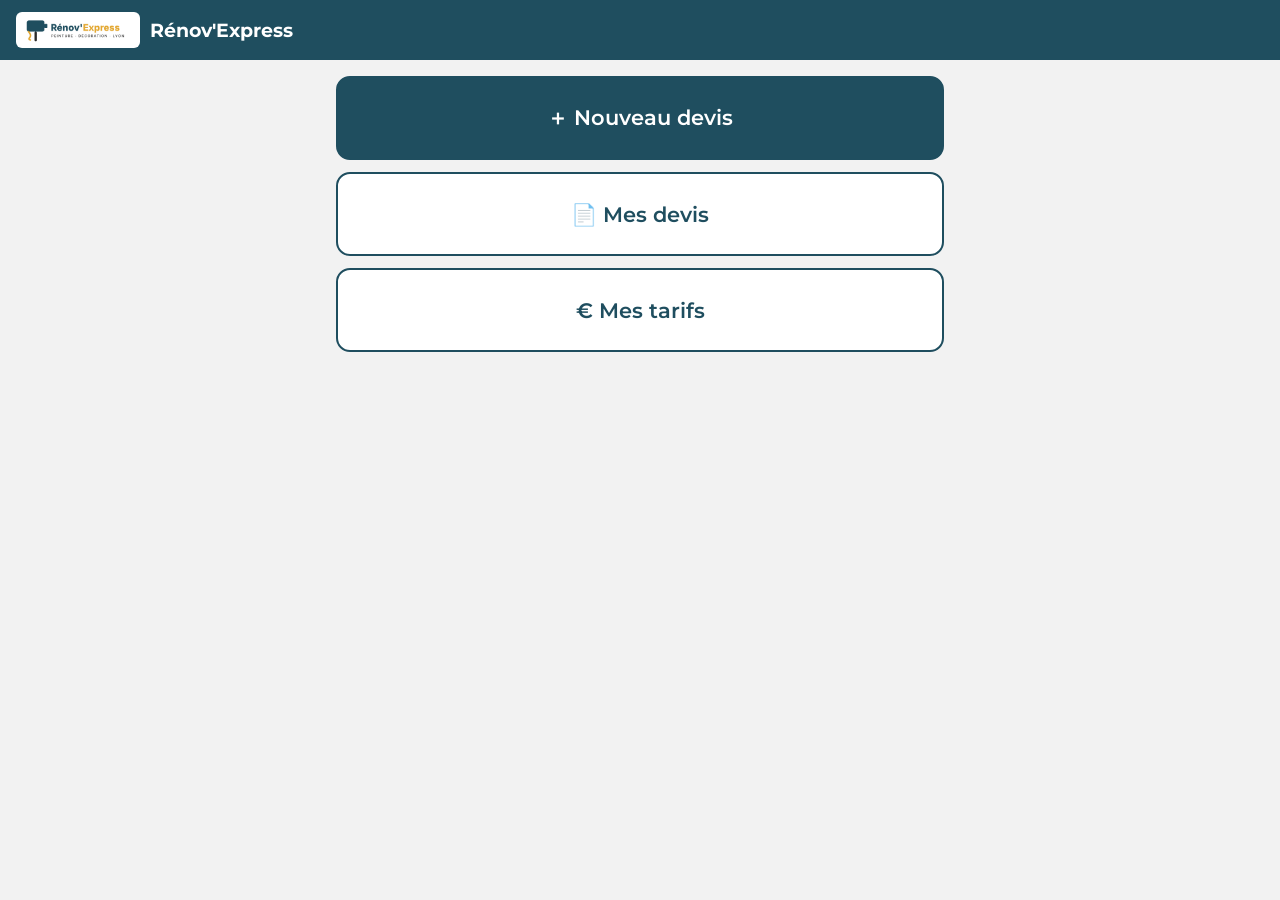
<file: index.html>
<!DOCTYPE html>
<html lang="fr">
<head>
<meta charset="utf-8">
<meta name="viewport" content="width=device-width, initial-scale=1, viewport-fit=cover">
<meta name="theme-color" content="#1F4E5F">
<meta name="apple-mobile-web-app-capable" content="yes">
<meta name="mobile-web-app-capable" content="yes">
<meta name="apple-mobile-web-app-status-bar-style" content="black-translucent">
<meta name="apple-mobile-web-app-title" content="Devis Rénov'">
<title>Rénov'Express – Devis</title>
<link rel="manifest" href="manifest.webmanifest">
<link rel="icon" href="icons/icon-192.png">
<link rel="apple-touch-icon" href="icons/apple-touch-icon.png">
<link rel="stylesheet" href="style.css">
</head>
<body>
<header class="topbar">
  <button id="btnBack" class="back hidden" aria-label="Retour">‹</button>
  <img src="logo.png" alt="Rénov'Express" class="toplogo" id="topLogo">
  <h1 id="title">Devis</h1>
</header>

<main>
  <!-- ACCUEIL -->
  <section id="v-home" class="view">
    <button class="big primary" data-go="new">＋ Nouveau devis</button>
    <button class="big" data-go="list">📄 Mes devis</button>
    <button class="big" data-go="tarifs">€ Mes tarifs</button>
    <p class="hint" id="homeHint"></p>
  </section>

  <!-- MES TARIFS -->
  <section id="v-tarifs" class="view hidden">
    <input type="search" id="tarifSearch" class="field" placeholder="Rechercher une prestation…">
    <div id="tarifList"></div>
    <button class="big" id="btnAddTarif">＋ Ajouter un tarif</button>
    <button class="link danger" id="btnResetTarifs">Remettre les tarifs d'origine</button>
  </section>

  <!-- ÉDITION D'UN TARIF -->
  <section id="v-tarif" class="view hidden">
    <label>Code<input id="t-code" class="field"></label>
    <label>Prestation<textarea id="t-label" class="field" rows="3"></textarea></label>
    <label>Unité<input id="t-unit" class="field" placeholder="m², ml, u, forfait…"></label>
    <label>Prix HT (€) <small>vide = sur devis</small><input id="t-price" class="field" inputmode="decimal"></label>
    <label>Remarque<textarea id="t-note" class="field" rows="2"></textarea></label>
    <button class="big primary" id="btnSaveTarif">Enregistrer</button>
    <button class="link danger" id="btnDelTarif">Supprimer ce tarif</button>
  </section>

  <!-- DEVIS -->
  <section id="v-devis" class="view hidden">
    <div class="numline"><span id="d-num"></span><span id="d-date"></span></div>
    <details open class="card">
      <summary>Client</summary>
      <label>Nom<input id="d-cname" class="field" autocomplete="name"></label>
      <label>Adresse<textarea id="d-caddr" class="field" rows="2"></textarea></label>
      <label>Email<input id="d-cmail" class="field" type="email" inputmode="email"></label>
      <label>Téléphone<input id="d-ctel" class="field" type="tel" inputmode="tel"></label>
    </details>
    <details open class="card">
      <summary>Chantier</summary>
      <label>Adresse du chantier<textarea id="d-site" class="field" rows="2" placeholder="Identique au client si vide"></textarea></label>
      <label>Objet<input id="d-obj" class="field" placeholder="Ex. : Peinture séjour et couloir"></label>
    </details>

    <h2>Prestations</h2>
    <div id="lines"></div>
    <button class="big" id="btnAddLine">＋ Ajouter une prestation</button>
    <button class="big ghost" id="btnAddFree">＋ Ligne libre</button>

    <div class="card">
      <div class="tva">
        <span>TVA</span>
        <button class="seg" data-tva="10">10 %</button>
        <button class="seg" data-tva="20">20 %</button>
      </div>
      <div class="tot"><span>Total HT</span><b id="t-ht"></b></div>
      <div class="tot"><span id="t-tvalabel">TVA</span><b id="t-tva"></b></div>
      <div class="tot ttc"><span>Total TTC</span><b id="t-ttc"></b></div>
      <div class="tot small"><span>Acompte 30 %</span><b id="t-acompte"></b></div>
    </div>

    <div class="share-destinations" aria-label="Envoyer le devis et choisir une destination">
      <button type="button" class="share-main" id="btnSend">Envoyer le devis</button>
      <div class="share-grid" aria-label="Destinations de partage du PDF">
        <button type="button" class="share-destination" id="btnWhatsApp" aria-label="Partager le PDF via WhatsApp">
          <span class="share-symbol share-wa" aria-hidden="true">☏</span>
          <span>WhatsApp</span>
        </button>
        <button type="button" class="share-destination" id="btnMail" aria-label="Partager le PDF via Mail">
          <span class="share-symbol share-mail" aria-hidden="true">✉</span>
          <span>Mail</span>
        </button>
        <button type="button" class="share-destination" id="btnOtherShare" aria-label="Autres destinations de partage">
          <span class="share-symbol share-other" aria-hidden="true">↗</span>
          <span>Autres</span>
        </button>
      </div>
      <p class="hint">Choisissez ensuite WhatsApp, Mail ou une autre application dans le menu iPhone.</p>
    </div>
    <button class="big" id="btnDownload">Télécharger le PDF</button>
    <button class="big ghost" id="btnSave">Enregistrer</button>
    <p class="hint">Le devis est enregistré automatiquement sur ce téléphone.</p>
  </section>

  <!-- CHOIX D'UNE PRESTATION -->
  <section id="v-pick" class="view hidden">
    <input type="search" id="pickSearch" class="field" placeholder="Rechercher…">
    <div id="pickList"></div>
  </section>

  <!-- MES DEVIS -->
  <section id="v-list" class="view hidden">
    <input type="search" id="listSearch" class="field" placeholder="Rechercher un client…">
    <div id="devisList"></div>
  </section>
</main>

<div id="toast" class="toast hidden"></div>

<script src="lib/jspdf.umd.min.js"></script>
<script src="lib/jspdf.plugin.autotable.min.js"></script>
<script src="data.js"></script>
<script src="calc.js"></script>
<script src="pdf.js"></script>
<script src="pdf-share.js"></script>
<script src="app.js"></script>
</body>
</html>
</file>
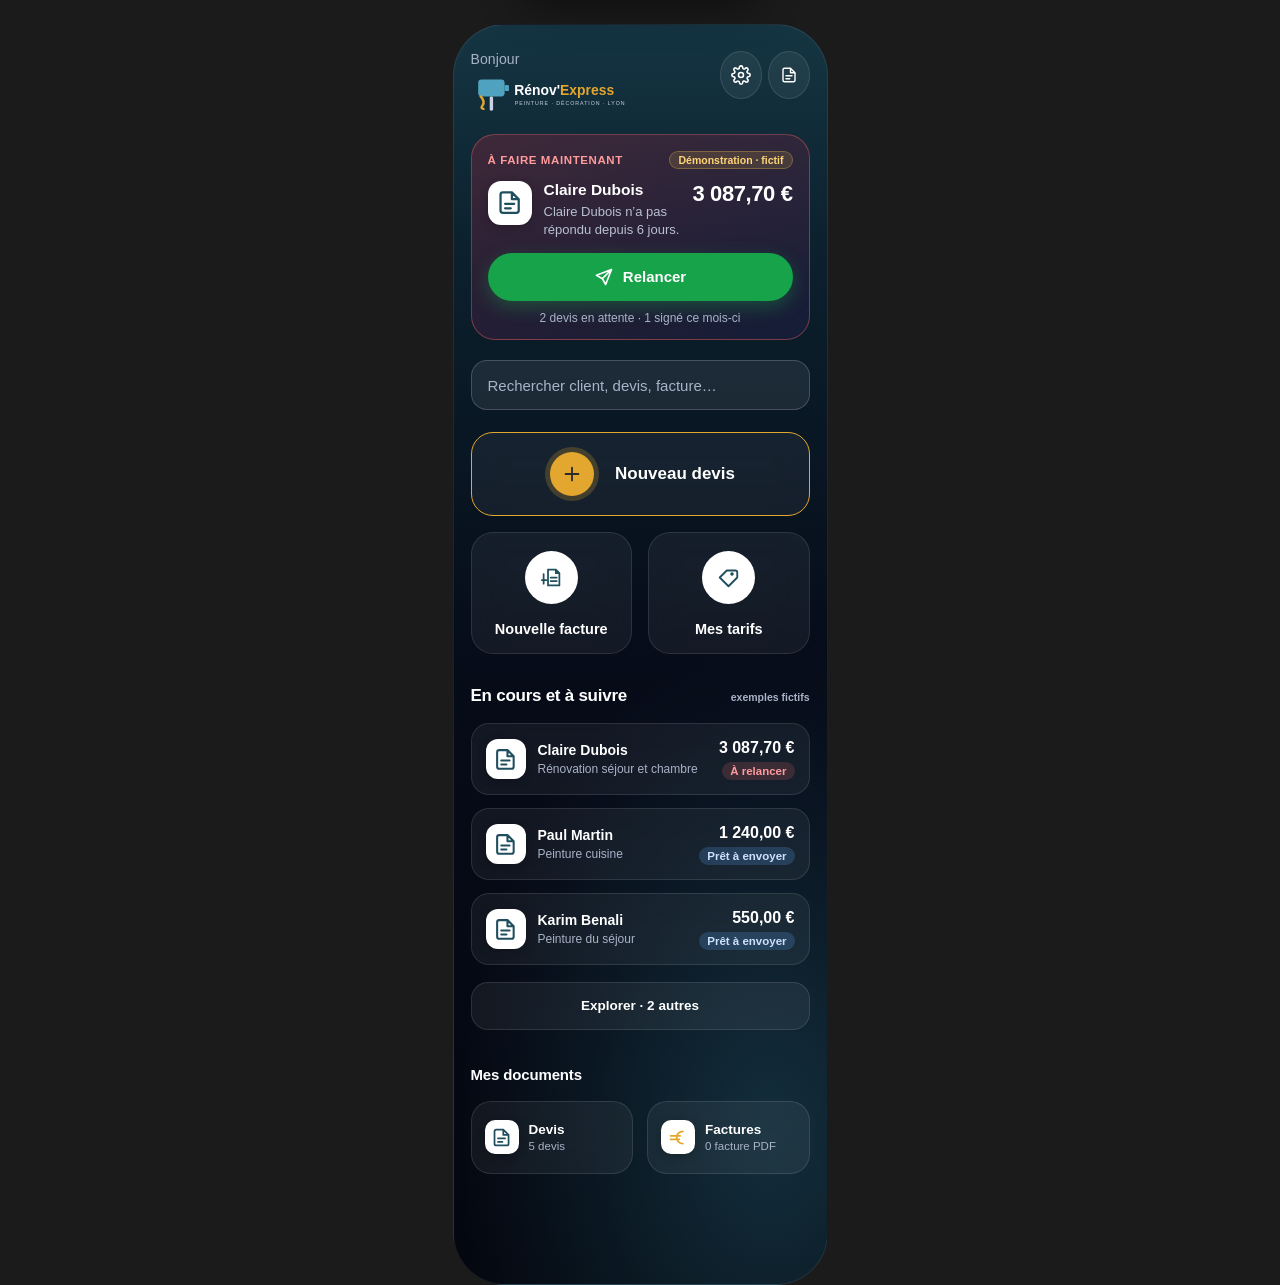
<file: v2/index.html>
<!doctype html><html lang="fr"><head><meta charset="utf-8"><meta name="viewport" content="width=device-width,initial-scale=1,viewport-fit=cover"><meta name="theme-color" content="#1F4E5F"><meta name="apple-mobile-web-app-capable" content="yes"><meta name="mobile-web-app-capable" content="yes"><meta name="apple-mobile-web-app-title" content="Rénov’Express"><link rel="manifest" href="manifest.webmanifest"><link rel="icon" href="icons/icon-192.png"><link rel="apple-touch-icon" href="icons/apple-touch-icon.png"><title>Rénov’Express · Devis</title><style>
  :root{
    --bg-top:#13265a; --bg-mid:#060b18; --bg-low:#04070f; --glow:#0d4a37;
    --ink:#ffffff; --muted:#a9b3c7; --muted2:#b9c1d1;
    --card:rgba(255,255,255,.055); --card-line:rgba(255,255,255,.11);
    --hero:rgba(44,72,140,.38); --hero-line:rgba(120,150,220,.28);
    --green:#5fe3a6; --mic:#1fa774; --mic-ring:rgba(31,167,116,.28);
    --amber:#f1c24a; --amber-bg:rgba(241,194,74,.16);
    --ok-bg:rgba(95,227,166,.15);
  }
  *{box-sizing:border-box;margin:0;padding:0}
  html,body{height:100%}
  html{background:#04070f}
  body{background:#04070f;color:var(--ink);font-family:-apple-system,BlinkMacSystemFont,"SF Pro Text","Inter","Segoe UI",Roboto,sans-serif;-webkit-font-smoothing:antialiased;display:flex;justify-content:center;align-items:flex-start;padding:0}
  .phone{position:relative;width:100%;min-height:100vh;min-height:100dvh;overflow:hidden;
    background:
      radial-gradient(120% 55% at 85% 88%, rgba(13,90,62,.55) 0%, rgba(13,74,55,.18) 45%, transparent 70%),
      linear-gradient(180deg,var(--bg-top) 0%, #0c1838 18%, var(--bg-mid) 52%, var(--bg-low) 100%);
    padding:calc(env(safe-area-inset-top) + 26px) calc(env(safe-area-inset-right) + 17px) calc(env(safe-area-inset-bottom) + 40px) calc(env(safe-area-inset-left) + 17px)}
  @media (min-width:500px){
    :root{--app-w:375px}
    html,body{background:#1b1b1b}
    body{padding:24px 0}
    .phone{max-width:375px;min-height:806px;border-radius:52px;border:1px solid rgba(255,255,255,.08)}
  }
  header{display:flex;justify-content:space-between;align-items:flex-start}
  .hello{font-size:14px;color:var(--muted);letter-spacing:.1px}
  .name{font-size:24px;font-weight:800;letter-spacing:-.2px;margin-top:3px}
  .bell{width:42px;height:42px;border-radius:50%;background:rgba(10,16,32,.55);border:1px solid rgba(255,255,255,.14);display:grid;place-items:center;color:#fff;cursor:pointer}
  .hero{margin-top:16px;border-radius:24px;padding:20px 18px 19px;background:linear-gradient(160deg,rgba(40,66,135,.55),rgba(22,36,78,.45));border:1px solid var(--hero-line);backdrop-filter:blur(18px);-webkit-backdrop-filter:blur(18px)}
  .hero .lbl{font-size:13px;color:var(--muted2)}
  .hero .amount{font-size:44px;font-weight:900;letter-spacing:-1px;line-height:1;margin:13px 0 15px}
  .hero .paid{font-size:13px;color:var(--muted2)}
  .hero .paid b{color:var(--green);font-weight:700}
  .hero.vedette{padding:16px 16px 14px;cursor:pointer}
  .hero.vedette.alerte{border-color:rgba(255,107,107,.38);background:linear-gradient(160deg,rgba(120,40,60,.45),rgba(30,30,70,.5))}
  .hv-t{display:flex;justify-content:space-between;align-items:center;gap:8px}
  .hv-t .lbl{font-size:11.5px;font-weight:800;letter-spacing:.6px;text-transform:uppercase;color:var(--green)}
  .hero.alerte .hv-t .lbl{color:#ff9b9b}
  .hv-t .demo{margin-top:0;font-size:10.5px;padding:2px 8px}
  .hv-d{display:flex;align-items:flex-start;gap:12px;margin-top:12px}
  .hv-d .bt{--sz:44px}
  .hv-m{flex:1;min-width:0}.hv-m b{display:block;font-size:15.5px;font-weight:800}
  .hv-m span{display:block;font-size:13px;color:var(--muted2);line-height:1.4;margin-top:4px}
  .hv-v{font-size:22px;font-weight:900;letter-spacing:-.4px;white-space:nowrap}
  .hv-go{margin-top:14px;height:46px}
  .hv-tot{margin-top:10px;font-size:12px;color:var(--muted);text-align:center}.hv-tot b{color:var(--green);font-weight:700}
  .actions{display:grid;grid-template-columns:1fr 1fr;gap:12px;margin-top:14px}
  .act{height:114px;border-radius:20px;background:var(--card);border:1px solid var(--card-line);display:flex;flex-direction:column;align-items:center;justify-content:center;gap:12px;color:#fff;font:inherit;font-size:14.5px;font-weight:700;cursor:pointer;backdrop-filter:blur(14px);-webkit-backdrop-filter:blur(14px)}
  .act:active{transform:scale(.98)}
  .mic{width:62px;height:62px;border-radius:50%;background:var(--mic-ring);display:grid;place-items:center;margin-top:-4px}
  .mic span{width:50px;height:50px;border-radius:50%;background:var(--mic);display:grid;place-items:center}
  .camw{width:62px;height:62px;display:grid;place-items:center;margin-top:-4px}
  .cam{width:53px;height:53px;border-radius:50%;background:#fff;display:grid;place-items:center;color:#0a0f1d}
  h2{font-size:15px;font-weight:700;margin:18px 0 10px}
  .list{display:flex;flex-direction:column;gap:9px}
  .row{display:flex;justify-content:space-between;align-items:center;min-height:66px;padding:11px 14px;border-radius:18px;background:var(--card);border:1px solid var(--card-line);backdrop-filter:blur(14px);-webkit-backdrop-filter:blur(14px)}
  .row .t{font-size:14px;font-weight:700}
  .row .s{font-size:12px;color:var(--muted);margin-top:4px}
  .row .r{text-align:right;flex-shrink:0;padding-left:8px}
  .row .v{font-size:16px;font-weight:800}
  .pill{display:inline-block;margin-top:5px;font-size:11.5px;font-weight:700;padding:3px 8px;border-radius:999px}
  .pill.wait{color:var(--amber);background:var(--amber-bg)}
  .pill.ok{color:var(--green);background:var(--ok-bg)}
  .row{cursor:pointer;gap:12px}
  .row .l{display:flex;align-items:center;gap:12px;min-width:0}
  .logo{width:38px;height:38px;border-radius:50%;flex-shrink:0;display:grid;place-items:center;font-weight:800;font-size:12px;letter-spacing:-.2px;color:#fff;box-shadow:inset 0 0 0 1px rgba(255,255,255,.12)}
  .bt{width:var(--sz,40px);height:var(--sz,40px);border-radius:calc(var(--sz,40px)*.3);background:#fff;display:grid;place-items:center;flex-shrink:0;box-shadow:0 2px 8px rgba(0,0,0,.25)}
  .bt svg{width:62%;height:62%}
  .bt.caf b{font:900 calc(var(--sz,40px)*.36)/1 -apple-system,"Inter",sans-serif;color:#0d4f9e;letter-spacing:-.5px}
  .bt.caf b i{font-style:normal;color:#e4007d}
  .services{display:grid;grid-template-columns:1fr 1fr;gap:9px}
  .svc{grid-column:span 1;display:flex;align-items:center;gap:10px;min-height:66px;padding:11px 12px;border-radius:18px;background:var(--card);border:1px solid var(--card-line);color:#fff;font:inherit;text-align:left;cursor:pointer;backdrop-filter:blur(14px);-webkit-backdrop-filter:blur(14px);min-width:0}
  .svc:active{transform:scale(.98)}
  .svc .bt{--sz:34px}
  .svc .tx{min-width:0;flex:1}
  .svc .n{display:block;font-size:13.5px;font-weight:700;white-space:nowrap;overflow:hidden;text-overflow:ellipsis}
  .svc .m{display:block;font-size:11.5px;color:var(--muted);margin-top:3px;white-space:nowrap;overflow:hidden;text-overflow:ellipsis}
  .svc.big{grid-column:1/-1;padding:11px 14px;gap:12px}
  .svc.big .bt{--sz:38px}
  .svc.big .n{font-size:14px}.svc.big .m{font-size:12px;white-space:normal}
  .stack{display:flex;flex-shrink:0}.stack .bt{--sz:30px;margin-right:-8px;border:2px solid #121a2e}.stack .bt:last-child{margin-right:0}
  .pill.late{color:#ff9b9b;background:rgba(255,107,107,.16)}
  .pill.watch{color:#9fc3ff;background:rgba(95,168,255,.13)}
  .pill.new{color:#06291c;background:var(--green)}
  .pill.ready{color:#cfe0ff;background:rgba(95,168,255,.2)}
  .view{display:block}
  .sheet-bg{position:fixed;inset:0;background:rgba(2,5,12,.55);opacity:0;pointer-events:none;transition:opacity .3s;z-index:20}
  .sheet-bg.on{opacity:1;pointer-events:auto}
  .sheet{position:fixed;left:50%;bottom:0;width:var(--app-w,100%);height:74vh;transform:translate(-50%,105%);z-index:21;display:flex;flex-direction:column;
    border-radius:28px 28px 0 0;border:1px solid rgba(255,255,255,.1);border-bottom:0;box-shadow:0 -20px 60px rgba(0,0,0,.5);
    background:radial-gradient(120% 50% at 85% 100%,rgba(13,90,62,.4),transparent 70%),linear-gradient(180deg,#14275a 0%,#0b1633 30%,#060b18 100%);
    transition:transform .38s cubic-bezier(.2,.9,.25,1),height .32s cubic-bezier(.2,.9,.25,1),border-radius .32s}
  .sheet.open{transform:translate(-50%,0)}
  .sheet.full{height:100vh;height:100dvh;border-radius:0}
  .grab{flex-shrink:0;display:grid;place-items:center;height:22px;cursor:grab;touch-action:none}
  .grab span{width:38px;height:5px;border-radius:3px;background:rgba(255,255,255,.3)}
  .sbody{flex:1;overflow-y:auto;-webkit-overflow-scrolling:touch;overscroll-behavior:contain;padding:4px 17px calc(env(safe-area-inset-bottom) + 28px)}
  .sheet.full .grab{height:calc(env(safe-area-inset-top) + 22px);align-items:end}
  body.lock{overflow:hidden}
  .sbody>.top{position:sticky;top:-4px;z-index:3;margin:0 -17px;padding:6px 17px 10px;background:rgba(12,24,56,.78);backdrop-filter:blur(18px);-webkit-backdrop-filter:blur(18px)}
  .top{display:flex;align-items:center;gap:12px}
  .back{width:42px;height:42px;border-radius:50%;background:rgba(10,16,32,.55);border:1px solid rgba(255,255,255,.14);color:#fff;display:grid;place-items:center;cursor:pointer;font:inherit}
  .top .bt{--sz:46px}
  .top .gl{width:46px;height:46px;border-radius:50%;display:grid;place-items:center;color:var(--a);background:color-mix(in srgb,var(--a) 16%,transparent);box-shadow:inset 0 0 0 1px color-mix(in srgb,var(--a) 40%,transparent)}
  .top .ttl{font-size:20px;font-weight:800}.top .sub{font-size:12.5px;color:var(--muted);margin-top:2px}
  .card{margin-top:12px;border-radius:20px;padding:16px;background:var(--card);border:1px solid var(--card-line)}
  .card.news{background:linear-gradient(160deg,rgba(31,167,116,.22),rgba(31,167,116,.06));border-color:rgba(95,227,166,.3)}
  .card.auto{background:linear-gradient(160deg,rgba(40,66,135,.55),rgba(22,36,78,.45));border-color:var(--hero-line)}
  .tag{display:inline-block;font-size:11px;font-weight:800;text-transform:uppercase;letter-spacing:.6px;color:var(--green);margin-bottom:6px}
  .card h3{font-size:15.5px;font-weight:800;line-height:1.3}
  .card p{font-size:13px;color:var(--muted2);margin-top:6px;line-height:1.45}
  .docs{list-style:none;margin-top:12px;display:flex;flex-direction:column;gap:8px}
  .docs li{display:flex;align-items:center;justify-content:space-between;gap:10px;padding:10px 12px;border-radius:14px;background:rgba(255,255,255,.06);font-size:13px}
  .docs li button{font:inherit;font-size:12px;font-weight:700;border:0;border-radius:999px;padding:6px 11px;background:#fff;color:#0a0f1d;cursor:pointer;flex-shrink:0}
  .docs li.done button{background:var(--ok-bg);color:var(--green)}
  .cta{margin-top:14px;width:100%;height:48px;border:0;border-radius:999px;background:var(--mic);color:#fff;font:inherit;font-size:15px;font-weight:800;cursor:pointer}
  .cta:disabled{opacity:.45}
  .fine{font-size:11.5px;color:var(--muted);margin-top:10px;text-align:center}
  .opt{display:flex;justify-content:space-between;align-items:center;gap:10px;padding:12px 0;border-top:1px solid rgba(255,255,255,.08);font-size:13.5px}
  .opt:first-of-type{border-top:0}
  .opt small{display:block;color:var(--muted);font-size:12px;margin-top:3px}
  .opt b{color:var(--green);font-size:13px;white-space:nowrap}
  .empty{font-size:13px;color:var(--muted)}
  /* ---- Démo des modes d'affichage ---- */
  .phone{padding-bottom:110px}
  .sheet.fit{height:auto;max-height:92vh;max-height:92dvh}
  .sheet.full{height:100vh;height:100dvh;max-height:none;border-radius:0}
  .hint{display:flex;gap:8px;align-items:flex-start;margin-top:12px;font-size:12.5px;color:#cfe0ff;background:rgba(95,168,255,.12);border:1px solid rgba(95,168,255,.25);border-radius:14px;padding:10px 12px;line-height:1.4}
  .hint b{color:#fff}
  .all{margin-top:12px;width:100%;height:42px;border-radius:999px;border:1px solid rgba(255,255,255,.16);background:rgba(255,255,255,.06);color:#fff;font:inherit;font-size:13.5px;font-weight:700;cursor:pointer}
  .morph{position:fixed;z-index:22;overflow:hidden;border:1px solid var(--card-line);border-radius:18px;
    background:radial-gradient(120% 50% at 85% 100%,rgba(13,90,62,.4),transparent 70%),linear-gradient(180deg,#14275a 0%,#0b1633 30%,#060b18 100%);
    transition:top .42s cubic-bezier(.2,.9,.25,1),left .42s cubic-bezier(.2,.9,.25,1),width .42s cubic-bezier(.2,.9,.25,1),height .42s cubic-bezier(.2,.9,.25,1),border-radius .42s}
  .morph.big{border-radius:0;border-color:transparent}
  .morph.half{border-radius:28px 28px 0 0;border-color:rgba(255,255,255,.1);box-shadow:0 -20px 60px rgba(0,0,0,.5)}
  .morph .grab{position:absolute;top:0;left:0;right:0;z-index:4}
  .mbody.half{padding:22px 17px 0}
  .mbody{padding-bottom:0}
  .mbody::after{content:"";display:block;height:calc(env(safe-area-inset-bottom) + 20px)}
  .mbody:has(.actbar)::after{display:none}
  .actbar{position:sticky;bottom:0;z-index:3;margin:14px -17px 0;padding:12px 17px calc(env(safe-area-inset-bottom) + 16px);background:linear-gradient(180deg,rgba(6,11,24,0),rgba(6,11,24,.92) 26%,#060b18)}
  .actbar .cta{margin-top:0}
  .actbar .all{margin-top:8px;height:38px;border:0;background:none;color:#9fc3ff}
  .morph.big{border-radius:28px 28px 0 0;border-color:rgba(255,255,255,.1)}
  .steps{list-style:none;margin-top:4px}
  .steps li{position:relative;padding:0 0 14px 26px;font-size:13.5px}
  .steps li:last-child{padding-bottom:0}
  .steps li::before{content:"";position:absolute;left:4px;top:3px;width:12px;height:12px;border-radius:50%;border:2px solid rgba(255,255,255,.3);box-sizing:border-box}
  .steps li.ok::before{background:var(--green);border-color:var(--green)}
  .steps li:not(:last-child)::after{content:"";position:absolute;left:9px;top:17px;bottom:2px;width:2px;background:rgba(255,255,255,.12)}
  .steps li.ok:not(:last-child)::after{background:rgba(95,227,166,.5)}
  .steps small{display:block;color:var(--muted);font-size:12px;margin-top:2px}
  .big-amt{font-size:34px;font-weight:900;letter-spacing:-.8px;margin-top:4px}
  .big-amt.ok{color:var(--green)}
  .cd{margin-top:12px;border-radius:16px;padding:12px 14px;background:rgba(255,255,255,.05);border:1px solid var(--card-line)}
  .cd .l1{display:flex;justify-content:space-between;align-items:baseline;font-size:13px;color:var(--muted2)}
  .cd .l1 b{font-size:18px;color:#fff}
  .bar{height:6px;border-radius:3px;background:rgba(255,255,255,.1);margin-top:9px;overflow:hidden}
  .bar i{display:block;height:100%;border-radius:3px;background:linear-gradient(90deg,var(--green),#9fe8c4)}
  .cd.late{background:rgba(255,107,107,.1);border-color:rgba(255,107,107,.3)}
  .cd.late .l1 b{color:#ff9b9b}.cd.late .bar i{background:#ff7b7b}
  .lettre{margin-top:12px;border-radius:16px;background:rgba(255,255,255,.04);border:1px solid var(--card-line)}
  .lettre summary{list-style:none;cursor:pointer;padding:12px 14px;font-size:13.5px;font-weight:700;color:#9fc3ff}
  .lettre summary::-webkit-details-marker{display:none}
  .lettre div{padding:0 14px 14px;font-size:12.5px;line-height:1.55;color:var(--muted2);white-space:pre-line}
  .kv{display:grid;grid-template-columns:1fr 1fr;gap:8px;margin-top:12px}
  .kv div{border-radius:14px;padding:10px 12px;background:rgba(255,255,255,.05)}
  .kv small{display:block;font-size:11px;color:var(--muted);text-transform:uppercase;letter-spacing:.4px}
  .kv b{display:block;font-size:14px;margin-top:3px}
  .spin{width:46px;height:46px;border-radius:50%;border:3px solid rgba(255,255,255,.15);border-top-color:var(--green);animation:sp 1s linear infinite;margin:18px auto 10px}
  @keyframes sp{to{transform:rotate(360deg)}}
  .chxs{display:flex;flex-direction:column;gap:8px;margin-top:12px}
  .chx{display:flex;justify-content:space-between;align-items:center;gap:10px;width:100%;min-height:48px;padding:0 14px;border-radius:14px;border:1px solid rgba(255,255,255,.14);background:rgba(255,255,255,.07);color:#fff;font:inherit;font-size:14.5px;font-weight:700;text-align:left;cursor:pointer}
  .chx:active{transform:scale(.98);background:rgba(255,255,255,.12)}
  .chx svg{flex-shrink:0;color:rgba(255,255,255,.45)}
  .docs li .aide{background:none;color:#9fc3ff;padding:6px 0 0;flex-basis:100%;text-align:left}
  .docs li .aide:empty{display:none}
  .aidetx{flex-basis:100%;color:#cfe0ff;font-size:12px;line-height:1.45;margin-top:6px}
  .pin{margin-top:8px;height:42px;border-radius:12px;border:1px solid var(--card-line);background:rgba(255,255,255,.06);color:#fff;font:inherit;font-size:14px;padding:0 12px}
  .demo{display:inline-block;margin-top:8px;font-size:11.5px;font-weight:700;color:#ffd57a;background:rgba(241,194,74,.14);border:1px solid rgba(241,194,74,.3);border-radius:999px;padding:3px 9px}
  .h2d{display:flex;align-items:baseline;gap:8px}.h2d h2{margin-right:0}.h2d .ex{font-size:11.5px;font-weight:600;color:var(--muted)}
  .pmsg{flex-basis:100%;font-size:12px;line-height:1.45;margin-top:6px;color:var(--muted2)}
  .pmsg.refuse{color:#ff9b9b}.pmsg.a_confirmer{color:#ffd57a}
  .pbt{flex-basis:100%;margin-top:6px}.pbt button{background:rgba(255,255,255,.12)!important;color:#fff!important}
  .exf{flex-basis:100%;margin:8px 0 0;cursor:zoom-in}.exf svg{display:block;width:100%;height:auto;border-radius:10px}
  .exf figcaption{font-size:11.5px;color:var(--muted2);line-height:1.45;margin-top:6px}
  .exf.grand{position:fixed;inset:0;z-index:40;margin:0;padding:calc(env(safe-area-inset-top) + 24px) 12px 24px;background:rgba(2,5,12,.94);display:flex;flex-direction:column;justify-content:center;cursor:zoom-out}
  .exf.grand figcaption{font-size:13px;color:#dfe6f3}
  /* actions des fenêtres de dossier — limitées aux fenêtres pour ne pas toucher la rangée « Parler à l’IA / Scanner » de l’accueil */
  .mbody .actions,.sbody .actions{margin-top:14px;display:flex;flex-direction:column;gap:6px}
  #resume .cta{margin-top:12px}
  .ctx{padding:10px 14px}.kvl{display:flex;justify-content:space-between;align-items:center;gap:10px;padding:6px 0}
  .kvl+.kvl{border-top:1px solid rgba(255,255,255,.08)}
  .kvl small{display:block;font-size:11px;color:var(--muted);text-transform:uppercase;letter-spacing:.4px}.kvl b{display:block;font-size:13.5px;margin-top:2px}
  .lien{background:none;border:0;color:#9fc3ff;font:inherit;font-size:13px;font-weight:700;cursor:pointer;flex-shrink:0}
  .aides{flex-basis:100%;display:flex;gap:14px;flex-wrap:wrap}.aides .aide{flex-basis:auto!important}
  .opt2{margin-top:12px}.opt2 summary{cursor:pointer;font-size:13px;font-weight:700;color:var(--muted2);list-style:none}
  .opt2 summary::-webkit-details-marker{display:none}
  .trj{padding:6px 0}.trj small{display:block;font-size:11px;color:var(--muted);text-transform:uppercase;letter-spacing:.4px}.trj .fld{grid-template-columns:1fr 1fr;margin-top:6px}.trj .fld input:last-child{grid-column:1/-1}
  .frise{list-style:none;display:flex;flex-wrap:wrap;gap:4px;margin:12px 0 0;padding:0}
  .frise li{font-size:10.5px;font-weight:700;color:var(--muted);background:rgba(255,255,255,.05);border-radius:999px;padding:3px 8px}
  .frise li.ok{color:#bfeedd;background:rgba(95,227,166,.12)}.frise li.cur{color:#06291c;background:var(--green)}
  .explorer{margin-top:4px;height:40px}
  .maj{font-size:11.5px;color:var(--muted);margin-top:8px;text-align:center}
  .horsligne{margin:14px 0 -6px;padding:9px 12px;border-radius:14px;font-size:12.5px;color:#ffd57a;background:rgba(241,194,74,.12);border:1px solid rgba(241,194,74,.3)}
  .center{text-align:center;color:var(--muted2);font-size:13.5px}
  .fld{display:grid;grid-template-columns:1fr 1fr;gap:8px;margin-top:12px}
  .fld input{width:100%;height:44px;border-radius:12px;border:1px solid var(--card-line);background:rgba(255,255,255,.06);color:#fff;font:inherit;font-size:14px;padding:0 12px}
  .fld input::placeholder{color:#7f8aa3}
  .micbig{width:74px;height:74px;border-radius:50%;margin:14px auto 8px;display:grid;place-items:center;background:var(--mic-ring)}
  .micbig span{width:56px;height:56px;border-radius:50%;background:var(--mic);display:grid;place-items:center}
  .micbig.on{animation:pulse 1.4s ease-in-out infinite}
  @keyframes pulse{50%{box-shadow:0 0 0 14px rgba(31,167,116,.12)}}
  .bulle{margin-top:10px;padding:10px 13px;border-radius:16px;font-size:13.5px;line-height:1.45;max-width:88%}
  .bulle.moi{margin-left:auto;background:#fff;color:#0a0f1d;border-bottom-right-radius:5px}
  .bulle.ia{background:rgba(255,255,255,.07);border:1px solid var(--card-line);border-bottom-left-radius:5px}
  .chips{display:flex;flex-wrap:wrap;gap:6px;margin-top:12px}
  .chips button{border:1px solid var(--card-line);background:rgba(255,255,255,.06);color:#fff;font:inherit;font-size:12.5px;font-weight:600;border-radius:999px;padding:7px 11px;cursor:pointer}
  .ask{display:flex;gap:8px;margin-top:4px}
  .ask input{flex:1;height:46px;border-radius:999px;border:1px solid var(--card-line);background:rgba(255,255,255,.07);color:#fff;font:inherit;font-size:14px;padding:0 16px}
  .ask button{width:46px;height:46px;border-radius:50%;border:0;background:var(--mic);color:#fff;display:grid;place-items:center;cursor:pointer}
  .mbody.half>.top{position:static}
  .mbody:not(.half)>.top{position:sticky;top:-18px;z-index:3;margin:0 -17px;padding:6px 17px 10px;background:rgba(12,24,56,.78);backdrop-filter:blur(18px);-webkit-backdrop-filter:blur(18px)}
  .mbody{height:100%;overflow-y:auto;padding:calc(env(safe-area-inset-top) + 18px) 17px 40px;opacity:0;transform:translateY(8px);transition:opacity .25s,transform .25s}
  .mbody.on{opacity:1;transform:none}
  .fold{display:grid;grid-template-rows:0fr;transition:grid-template-rows .35s cubic-bezier(.2,.9,.25,1),margin .35s;grid-column:1/-1;margin-top:-9px}
  .fold.on{grid-template-rows:1fr;margin-top:0}
  .fold>div{overflow:hidden}
  .fold .in{margin-top:-4px;border-radius:0 0 18px 18px;border:1px solid var(--card-line);border-top:0;background:rgba(255,255,255,.035);padding:6px 14px 14px}
  .row.opened,.svc.opened{border-bottom-left-radius:6px;border-bottom-right-radius:6px;background:rgba(255,255,255,.08)}
  .fold .docs{margin-top:8px}.fold .cta{margin-top:10px;height:44px}.fold .all{height:38px;margin-top:8px}
  .fold .opt:first-of-type{border-top:0}
  .island{position:fixed;top:calc(env(safe-area-inset-top) + 8px);left:50%;transform:translate(-50%,-140%);z-index:25;width:236px;min-height:38px;border-radius:22px;background:#000;color:#fff;box-shadow:0 10px 40px rgba(0,0,0,.6);
    transition:transform .45s cubic-bezier(.2,1.2,.3,1),width .4s cubic-bezier(.2,1,.3,1),border-radius .4s,padding .4s;padding:5px 12px 5px 6px;cursor:pointer;overflow:hidden}
  .island.show{transform:translate(-50%,0)}
  .island.big{width:min(calc(100% - 16px),359px);border-radius:30px;padding:14px;cursor:default}
  .island .mini{display:flex;align-items:center;gap:8px;font-size:12.5px;font-weight:700;white-space:nowrap}
  .island .mini .bt{--sz:26px;border-radius:50%}
  .island .mini .v{margin-left:auto;color:var(--green)}
  .island .mini .tx{overflow:hidden;text-overflow:ellipsis}
  .island .more{display:none}
  .island.big .mini{font-size:14px}.island.big .mini .bt{--sz:34px}
  .island.big .more{display:block}
  .island p{font-size:13.5px;color:#d5dbe7;line-height:1.45;margin:10px 2px 12px}
  .island .bts{display:flex;gap:8px}
  .island .bts button{flex:1;height:42px;border-radius:999px;border:0;font:inherit;font-size:13.5px;font-weight:800;cursor:pointer}
  .island .go{background:var(--mic);color:#fff}.island .no{background:rgba(255,255,255,.12);color:#fff}
  .island .lnk{display:block;margin:10px auto 0;background:none;border:0;color:#9fc3ff;font:inherit;font-size:12.5px;font-weight:700;cursor:pointer}
  .modes{position:fixed;left:50%;bottom:calc(env(safe-area-inset-bottom) + 14px);transform:translateX(-50%);z-index:19;display:flex;gap:2px;padding:4px;border-radius:999px;background:rgba(20,26,42,.82);border:1px solid rgba(255,255,255,.14);backdrop-filter:blur(20px);-webkit-backdrop-filter:blur(20px);box-shadow:0 10px 30px rgba(0,0,0,.45)}
  .modes[hidden]{display:none}
  .modes button{border:0;background:none;color:#aeb7c9;font:inherit;font-size:12px;font-weight:700;padding:8px 11px;border-radius:999px;cursor:pointer;white-space:nowrap}
  .modes button.on{background:#fff;color:#0a0f1d}
  .modes .lb{font-size:10px;font-weight:800;color:#7f8aa3;text-transform:uppercase;letter-spacing:.6px;align-self:center;padding:0 6px 0 8px}
</style><link rel="stylesheet" href="home-search.css"><link rel="stylesheet" href="context-progress.css"><link rel="stylesheet" href="sheet-ux.css"><link rel="stylesheet" href="forms.css"><link rel="stylesheet" href="appearance.css"><script src="appearance.js"></script></head><body>
<main class="phone"><div class="view on" id="home">
<header><div><div class="hello">Bonjour</div><div class="name"><img src="logo.svg" width="168" height="48" alt="Rénov’Express" style="display:block;object-fit:contain;border-radius:4px"></div></div><div class="header-actions"><button class="bell" id="appearance" aria-label="Réglages" title="Réglages"><svg width="20" height="20" viewBox="0 0 24 24" fill="none" stroke="currentColor" stroke-width="1.9" stroke-linecap="round" stroke-linejoin="round"><circle cx="12" cy="12" r="3"/><path d="M19.4 15a1.7 1.7 0 0 0 .3 1.8l.1.1a2 2 0 1 1-2.8 2.8l-.1-.1a1.7 1.7 0 0 0-1.8-.3 1.7 1.7 0 0 0-1 1.5V21a2 2 0 1 1-4 0v-.1a1.7 1.7 0 0 0-1.1-1.5 1.7 1.7 0 0 0-1.8.3l-.1.1a2 2 0 1 1-2.8-2.8l.1-.1a1.7 1.7 0 0 0 .3-1.8 1.7 1.7 0 0 0-1.5-1H3a2 2 0 1 1 0-4h.1a1.7 1.7 0 0 0 1.5-1.1 1.7 1.7 0 0 0-.3-1.8l-.1-.1a2 2 0 1 1 2.8-2.8l.1.1a1.7 1.7 0 0 0 1.8.3H9a1.7 1.7 0 0 0 1-1.5V3a2 2 0 1 1 4 0v.1a1.7 1.7 0 0 0 1 1.5 1.7 1.7 0 0 0 1.8-.3l.1-.1a2 2 0 1 1 2.8 2.8l-.1.1a1.7 1.7 0 0 0-.3 1.8V9a1.7 1.7 0 0 0 1.5 1H21a2 2 0 1 1 0 4h-.1a1.7 1.7 0 0 0-1.5 1Z"/></svg></button><button class="bell" id="history" aria-label="Historique des documents"><svg width="18" height="18" viewBox="0 0 24 24" fill="none" stroke="currentColor" stroke-width="1.9" stroke-linecap="round" stroke-linejoin="round"><path d="M14 3H6a2 2 0 0 0-2 2v14a2 2 0 0 0 2 2h12a2 2 0 0 0 2-2V9ZM14 3v6h6M8 13h8M8 17h5"/></svg></button></div></header>
<section class="hero" id="hero"></section>
<section class="global-search" aria-label="Recherche rapide"><label for="globalSearch" class="sr-only">Rechercher devis, factures ou clients</label><input type="search" id="globalSearch" autocomplete="off" placeholder="Rechercher client, devis, facture…" aria-controls="gains" aria-label="Rechercher les dossiers"><button id="clearGlobalSearch" type="button" aria-label="Effacer la recherche" hidden>✕</button></section>
<section class="actions"><button class="act" id="newQuote"><span class="mic"><span><svg width="22" height="22" viewBox="0 0 24 24" fill="none" stroke="#fff" stroke-width="2" stroke-linecap="round"><path d="M12 5v14M5 12h14"/></svg></span></span>Nouveau devis</button><button class="act" id="newInvoice" type="button"><span class="camw"><span class="cam"><svg width="21" height="21" viewBox="0 0 24 24" fill="none" stroke="currentColor" stroke-width="2" stroke-linecap="round" stroke-linejoin="round"><path d="M8 3h9l4 4v14H8zM17 3v4h4M11 12h7M11 16h7M3 8v11M1 15h5"/></svg></span></span>Nouvelle facture</button><button class="act" id="tarifs"><span class="camw"><span class="cam"><svg width="21" height="21" viewBox="0 0 24 24" fill="none" stroke="currentColor" stroke-width="2.1" stroke-linejoin="round"><path d="M20 4H10l-8 8 10 10 10-10V6a2 2 0 0 0-2-2Z"/><circle cx="16" cy="8" r="1"/></svg></span></span>Mes tarifs</button></section>
<div class="horsligne" id="horsligne" role="status" hidden>Hors connexion : devis et PDF disponibles sur l’appareil. Les envois nécessitent une connexion.</div>
<div class="h2d"><div class="h2d-heading"><h2>En cours et à suivre</h2><span class="ex" id="exampleLabel"></span></div></div><section class="list" id="gains"></section><div id="quoteExplorer"></div>
<h2>Mes documents</h2><section class="services" id="documents">
<button class="svc" id="quotesArchive" data-history="quotes"><span class="bt"><svg viewBox="0 0 24 24" fill="none" stroke="#7c3aed" stroke-width="2" stroke-linecap="round" stroke-linejoin="round"><path d="M14 3H6a2 2 0 0 0-2 2v14a2 2 0 0 0 2 2h12a2 2 0 0 0 2-2V9ZM14 3v6h6M8 13h8M8 17h5"/></svg></span><span class="tx"><span class="n">Devis</span><span class="m" id="quotesCount"></span></span></button>
<button class="svc" id="invoicesArchive" data-history="invoices"><span class="bt"><svg viewBox="0 0 24 24" fill="none" stroke="#d97706" stroke-width="2" stroke-linecap="round" stroke-linejoin="round"><path d="M18 5a7 7 0 1 0 0 14M4 10h11M4 14h10"/></svg></span><span class="tx"><span class="n">Factures</span><span class="m" id="invoicesCount"></span></span></button>
</section>
</div><div class="sheet-bg" id="sbg"></div><section class="morph" id="sheet" role="dialog" aria-modal="true" aria-label="Fiche de devis" hidden inert><div class="grab" id="grab" title="Agrandir"><span></span></div><div class="mbody half" id="service"></div></section></main>
<div class="island" id="island" role="status"></div>
<script src="lib/jspdf.umd.min.js"></script><script src="lib/jspdf.plugin.autotable.min.js"></script><script src="config.js"></script><script src="data.js"></script><script src="calc.js"></script><script src="pdf.js"></script><script src="pdf-share.js"></script><script src="workflow.js"></script><script src="context-flow.js"></script><script src="storage-tools.js"></script><script src="invoice.js"></script><script src="branding.js"></script><script src="app.js"></script></body></html>
</file>
<file: style.css>
@font-face{font-family:Montserrat;font-weight:400;font-display:swap;src:url(fonts/montserrat-latin-400-normal.woff2) format("woff2")}
@font-face{font-family:Montserrat;font-weight:600;font-display:swap;src:url(fonts/montserrat-latin-600-normal.woff2) format("woff2")}
@font-face{font-family:Montserrat;font-weight:700;font-display:swap;src:url(fonts/montserrat-latin-700-normal.woff2) format("woff2")}
:root{--petrole:#1F4E5F;--ocre:#E3A72F;--gris:#F2F2F2;--anthra:#2B2B2B;--rouge:#B3261E}
*{box-sizing:border-box;-webkit-tap-highlight-color:transparent}
html,body{margin:0;background:var(--gris);color:var(--anthra);font-family:Montserrat,-apple-system,"Segoe UI",Roboto,sans-serif;font-size:17px}
.hidden{display:none!important}
.topbar{position:sticky;top:0;z-index:5;display:flex;align-items:center;gap:10px;background:var(--petrole);color:#fff;padding:calc(env(safe-area-inset-top) + 10px) 16px 10px;min-height:60px}
.topbar h1{font-size:19px;margin:0;font-weight:700;flex:1}
.toplogo{height:36px;background:#fff;border-radius:6px;padding:2px 6px}
.back{background:none;border:0;color:#fff;font-size:40px;line-height:1;padding:0 10px 4px 0;cursor:pointer}
main{max-width:640px;margin:0 auto;padding:16px 16px calc(env(safe-area-inset-bottom) + 40px)}
h2{font-size:18px;margin:22px 0 10px;color:var(--petrole)}
.big{display:block;width:100%;min-height:58px;margin:0 0 12px;border-radius:14px;border:2px solid var(--petrole);background:#fff;color:var(--petrole);font:600 18px Montserrat,sans-serif;cursor:pointer;padding:12px}
.big.primary{background:var(--petrole);color:#fff}
.big.ghost{border-style:dashed;background:transparent}
.big:active{transform:scale(.98)}
#v-home .big{min-height:84px;font-size:21px}
.link{display:block;margin:18px auto;background:none;border:0;color:var(--petrole);font:600 15px Montserrat,sans-serif;text-decoration:underline;cursor:pointer;padding:10px}
.danger{color:var(--rouge)}
.field{display:block;width:100%;margin-top:6px;padding:13px 12px;font:16px Montserrat,sans-serif;border:1px solid #c9c9c9;border-radius:10px;background:#fff;color:var(--anthra)}
textarea.field{resize:vertical}
.field:focus{outline:3px solid var(--ocre);border-color:var(--ocre)}
label{display:block;font-weight:600;font-size:15px;margin:0 0 14px}
label small{font-weight:400;color:#777}
.card{background:#fff;border-radius:14px;padding:14px;margin:0 0 14px;box-shadow:0 1px 3px rgba(0,0,0,.08)}
details.card summary{font-weight:700;color:var(--petrole);font-size:17px;padding:4px 0 10px;cursor:pointer}
.numline{display:flex;justify-content:space-between;font-weight:700;color:var(--petrole);margin-bottom:12px}
.row{display:flex;align-items:center;gap:10px;background:#fff;border-radius:12px;padding:14px;margin-bottom:10px;box-shadow:0 1px 2px rgba(0,0,0,.07);cursor:pointer}
.row .main{flex:1;min-width:0}
.row .t{font-weight:600}
.row .s{font-size:14px;color:#666;margin-top:3px}
.row .p{font-weight:700;color:var(--petrole);white-space:nowrap}
.code{display:inline-block;background:var(--gris);border-radius:6px;padding:1px 6px;font-size:13px;margin-right:6px;color:var(--petrole);font-weight:700}
.cat{font-size:14px;font-weight:700;text-transform:uppercase;color:var(--petrole);margin:18px 0 8px}
.line{background:#fff;border-radius:14px;padding:12px;margin-bottom:12px;border-left:6px solid var(--petrole)}
.line textarea{font-weight:600}
.line .grid{display:grid;grid-template-columns:1fr 1fr 1fr;gap:8px;margin-top:8px}
.line .grid label{font-size:13px;margin:0}
.line .foot{display:flex;justify-content:space-between;align-items:center;margin-top:10px}
.line .lt{font-weight:700;font-size:17px}
.line .del{background:none;border:0;color:var(--rouge);font:600 15px Montserrat,sans-serif;padding:8px;cursor:pointer}
.line.warn{border-left-color:var(--ocre)}
.line .need{color:#9a6b00;font-size:13px;font-weight:600;margin-top:6px}
.tva{display:flex;align-items:center;gap:10px;margin-bottom:12px;font-weight:700}
.tva span{flex:1}
.seg{min-width:84px;min-height:48px;border-radius:10px;border:2px solid var(--petrole);background:#fff;color:var(--petrole);font:700 17px Montserrat,sans-serif;cursor:pointer}
.seg.on{background:var(--petrole);color:#fff}
.tot{display:flex;justify-content:space-between;padding:7px 0;font-size:17px}
.tot.ttc{background:var(--ocre);color:var(--anthra);border-radius:8px;padding:12px;margin-top:6px;font-size:20px;font-weight:700}
.tot.small{font-size:14px;color:#666}
.hint{text-align:center;color:#777;font-size:14px}
.actions{display:flex;gap:6px;margin-top:10px;flex-wrap:wrap}
.actions button{flex:1;min-height:46px;border-radius:10px;border:1px solid var(--petrole);background:#fff;color:var(--petrole);font:600 14px Montserrat,sans-serif;cursor:pointer}
.toast{position:fixed;left:50%;bottom:calc(env(safe-area-inset-bottom) + 24px);transform:translateX(-50%);background:var(--anthra);color:#fff;padding:14px 20px;border-radius:12px;font-weight:600;z-index:10;max-width:90%;text-align:center}
.empty{text-align:center;color:#888;padding:30px 0}

/* Destinations de partage : les icônes ouvrent la même feuille native PDF. */
.share-destinations{background:#fff;border-radius:14px;padding:14px;margin:0 0 14px;box-shadow:0 1px 3px rgba(0,0,0,.08)}
.share-heading{font-size:15px;font-weight:700;color:var(--petrole);margin:2px 0 12px}
.share-grid{display:grid;grid-template-columns:repeat(3,minmax(0,1fr));gap:10px}
.share-destination{display:flex;flex-direction:column;align-items:center;justify-content:center;gap:7px;min-height:102px;border:1px solid #ccd8dd;background:#fff;color:var(--petrole);border-radius:12px;font:600 13px Montserrat,sans-serif;cursor:pointer;min-width:0}
.share-destination:active{transform:scale(.98)}
.share-destination:focus-visible{outline:3px solid var(--ocre)}
.share-symbol{display:grid;place-items:center;width:46px;height:46px;border-radius:13px;font-family:Arial,sans-serif;font-weight:700;font-size:27px;line-height:1}
.share-wa{background:#25d366;color:white;border-radius:50%}
.share-mail{background:#e9f2ff;color:#1467b3}
.share-other{background:#eef1f3;color:var(--petrole)}
.share-destinations .hint{margin:12px 0 0;font-size:12px}

/* Un seul encadré : intitulé en haut, destinations en bas. */
.share-destinations{background:var(--petrole);color:#fff;padding:10px 12px 12px}
.share-main{display:block;width:100%;min-height:48px;border:0;background:transparent;color:#fff;font:700 18px Montserrat,sans-serif;cursor:pointer}
.share-main:focus-visible{outline:3px solid var(--ocre);border-radius:8px}
.share-grid{gap:8px}
.share-destination{min-height:84px;background:#fff;border:0}
.share-symbol{width:38px;height:38px;font-size:23px}
.share-destinations .hint{color:#e7eef0}
</file>
<file: v2/home-search.css>
/* Recherche non intrusive : préserve l'ordre visuel de l'accueil existant. */
.global-search{position:relative;margin:13px 0 0;display:flex;align-items:center}
.global-search input{width:100%;min-height:50px;border-radius:16px;padding:12px 44px 12px 16px;background:rgba(255,255,255,.075);color:var(--ink,#fff);border:1px solid rgba(255,255,255,.18);font:inherit;font-size:15px;outline:none}
.global-search input::placeholder{color:var(--muted,#b9c1d1);opacity:1}
.global-search input:focus-visible{outline:2px solid var(--green,#5fe3a6);outline-offset:2px}
.global-search button{position:absolute;right:9px;top:50%;transform:translateY(-50%);height:36px;min-width:36px;border:0;border-radius:10px;background:rgba(255,255,255,.13);color:inherit;font-size:17px;cursor:pointer}
.global-search button[hidden]{display:none}
.sr-only{position:absolute!important;width:1px;height:1px;padding:0;margin:-1px;overflow:hidden;clip:rect(0,0,0,0);white-space:nowrap;border:0}
.actions .act,.svc,.cta,.all,.bell{min-height:48px}
@media(prefers-reduced-motion:reduce){.global-search *{transition:none!important}}

.services [hidden]{display:none!important}

:root{--brand-primary:#1F4E5F;--brand-accent:#1FA774}
.global-search input:focus-visible{outline-color:var(--brand-accent)}

/* En-tête de dossiers épuré : le classement est automatique. */
.h2d{display:flex;align-items:baseline;gap:8px;min-width:0}
.h2d-heading{display:flex;min-width:0;flex:1;align-items:baseline;justify-content:space-between;gap:8px;flex-wrap:wrap}
.h2d-heading h2{margin:0;line-height:1.3;font-size:clamp(14px,3.6vw,17px)}
.h2d-heading .ex{font-size:10.5px;line-height:1.25;margin:0}
.h2d-heading .ex:empty{display:none}

/* Accueil terrain — rythme visuel lisible et respiration entre les sections.
   Les espacements s'appliquent uniquement à l'accueil, jamais aux fenêtres.
   Les actions restent regroupées, sans créer de menus supplémentaires. */
#home > .global-search{margin-top:20px}
#home > .actions{
  gap:16px;
  margin-top:22px;
  margin-bottom:0;
}
#home > .actions .act{
  height:auto;
  min-height:122px;
  padding:16px 10px 15px;
  gap:12px;
  border-radius:22px;
}
/* Un espace volontaire entre la fin des deux grandes cartes et le titre. */
#home > .h2d{
  margin-top:30px;
  margin-bottom:15px;
  min-height:24px;
  align-items:center;
}
#home > .h2d h2{
  margin:0;
  line-height:1.35;
  letter-spacing:-.015em;
}
#home > .h2d .ex{line-height:1.35}
#home > #gains{
  gap:13px;
  margin-top:0;
}
#home > #gains .row{
  min-height:72px;
  padding:13px 14px;
}
#home > #quoteExplorer{margin-top:17px}
#home > #quoteExplorer:empty{display:none}
#home > #quoteExplorer .explorer{
  margin:0;
  min-height:48px;
  height:auto;
  border-radius:17px;
}
#home > #documents{
  gap:14px;
  margin-top:0;
}
#home > #quoteExplorer + h2{
  margin-top:35px;
  margin-bottom:15px;
  line-height:1.35;
  letter-spacing:-.01em;
}
#home > #documents .svc{
  min-height:73px;
  padding:12px 13px;
  border-radius:20px;
}
@media(max-width:359px){
  #home > .actions{gap:12px;margin-top:19px}
  #home > .actions .act{min-height:114px;padding:14px 8px}
  #home > .h2d{margin-top:26px;margin-bottom:13px}
  #home > #gains{gap:11px}
  #home > #quoteExplorer + h2{margin-top:30px}
  #home > #documents{gap:11px}
}
@media(prefers-reduced-motion:reduce){
  #home > .actions .act{transition:none}
}
</file>
<file: v2/context-progress.css>
/* Parcours métier contextuel : un seul état et une seule action à la fois.
   Accueil inchangé, styles limités aux fiches et formulaires. */
.re-progress{margin:13px 0 17px;padding:13px 15px 15px;border-radius:17px;background:var(--control-bg,rgba(255,255,255,.07));border:1px solid rgba(255,255,255,.15)}
.re-progress-heading{display:flex;justify-content:space-between;gap:12px;align-items:center;margin:0 0 12px}
.re-progress-caption{color:var(--muted2,#c0ccdc);font-weight:600;font-size:12px}
.re-progress-current{color:var(--ocre,#e3a72f);font-size:16px;font-weight:800;line-height:1.25;text-align:right}
.re-progress-alert{color:var(--alert,#ffa6a6)}
.re-progress-track{height:11px;border-radius:999px;background:rgba(155,174,193,.19);overflow:hidden}
.re-progress-track span{height:100%;display:block;background:linear-gradient(90deg,var(--brand-primary,#1F4E5F),var(--brand-accent,#48caa6));border-radius:999px;transition:width .28s ease}
.re-primary-next{margin:18px 0 13px;padding:0 0 2px}
.re-primary-next .cta{min-height:56px;width:100%;font-size:16px;border-radius:16px;letter-spacing:.01em}
.re-summary{padding:18px 16px}
.re-summary-label{font-size:14px;font-weight:600;line-height:1.4;opacity:.85;margin-bottom:7px}
.re-summary-total{font-size:27px;font-weight:800;line-height:1.2;letter-spacing:-.035em}
.re-summary-hint{font-size:13px;opacity:.8;line-height:1.5;margin:11px 0 0}
.re-summary .opt{margin-top:12px}
.re-more{border-radius:14px;border:1px solid rgba(255,255,255,.13);background:rgba(255,255,255,.035);margin:12px 0 18px;padding:0 13px}
.re-more summary{cursor:pointer;min-height:49px;display:flex;align-items:center;justify-content:space-between;gap:10px;font-size:13px;font-weight:700;color:var(--link,#acd1fb);list-style:none}
.re-more summary::-webkit-details-marker{display:none}
.re-more summary::after{content:'⌄';font-size:19px;line-height:1;transform:rotate(0);transition:transform .2s}
.re-more[open] summary::after{transform:rotate(180deg)}
.re-extra{padding:4px 0 15px}
.re-more .all{margin-top:8px;min-height:48px}
.re-contact-row.re-one-channel{grid-template-columns:1fr}
.re-contact-row a:focus-visible{outline:2px solid var(--brand-accent,#3bc5a0);outline-offset:3px}
@media(prefers-reduced-motion:reduce){.re-progress-track span,.re-more summary::after{transition:none}}

/* Couleurs fonctionnelles : un seul état en couleur, pas une frise multicolore. */
.re-progress{--step-color:#b9c6d6}
.re-progress-draft{--step-color:#b9c6d6}
.re-progress-ready{--step-color:#ffd166}
.re-progress-sent{--step-color:#91c5ff}
.re-progress-signed{--step-color:#78ebbd}
.re-progress-deposit{--step-color:#7debd3}
.re-progress-invoiced{--step-color:#b3e8bf}
.re-progress-alert{--step-color:#ff9f9f;border-color:rgba(255,159,159,.38)}
.re-progress .re-progress-current{color:var(--step-color)}
.re-progress .re-progress-track>span{background:var(--step-color)}
</file>
<file: v2/sheet-ux.css>
/* Rénov’Express V2 — design contextuel des fenêtres.
 * L'accueil de référence reste inchangé.
 */
.morph{--action-radius:17px}
.morph .mbody{overscroll-behavior:contain;scrollbar-gutter:stable;scrollbar-width:thin;scrollbar-color:rgba(192,210,226,.32) transparent}
.morph .cta{min-height:54px;height:auto;padding:13px 18px;border-radius:var(--action-radius);font-size:15px;font-weight:800;line-height:1.35;letter-spacing:.01em;background:linear-gradient(135deg,#276679,#1f4e5f);border:1px solid rgba(134,214,203,.25);box-shadow:0 7px 23px rgba(0,0,0,.19),inset 0 1px rgba(255,255,255,.09);transition:transform .15s ease,filter .15s ease,box-shadow .15s ease}
.morph .cta:active,.morph .chx:active{transform:scale(.985)}
.morph .cta:hover{filter:brightness(1.12)}
.morph .cta:focus-visible,.morph .chx:focus-visible{outline:2px solid #e3bc60;outline-offset:3px}
.morph .all,.morph .chx{min-height:48px;height:auto;line-height:1.4;padding:12px 14px;border-radius:14px;background:rgba(255,255,255,.065);border:1px solid rgba(180,202,222,.17);color:#eaf3f8;text-align:left}
.morph .re-contact-row{gap:10px}
.morph .re-contact-row a{min-height:76px;border-radius:17px;display:flex;align-items:center;justify-content:center;gap:7px;padding:12px;box-shadow:0 8px 24px rgba(0,0,0,.21),inset 0 1px rgba(255,255,255,.15);transition:transform .15s ease,filter .15s ease}
.morph .re-contact-row a:hover{filter:brightness(1.06)}
.morph .re-contact-row a:focus-visible{outline:2px solid #f1c24a;outline-offset:3px}
.morph .re-wa{background:linear-gradient(155deg,#35e17b,#20bb62);color:#073b24!important}
.morph .re-mail{background:linear-gradient(155deg,#4185ef,#2367d3);color:#fff!important}
.morph .re-contact-row a .bi{width:26px;height:26px}
.morph .re-primary-next{margin:14px 0}
.morph .re-primary-next .cta{min-height:56px}
 .morph .back{flex:none;width:48px;height:48px;min-width:48px;min-height:48px;border-radius:15px;background:rgba(255,255,255,.09);border:1px solid rgba(186,214,233,.19)}
.morph .top{min-height:54px}
.morph .re-more summary{min-height:50px}
@media(max-height:640px){
 .morph .mbody{padding-bottom:calc(env(safe-area-inset-bottom) + 18px)}
 .morph .card{margin-top:10px}
}
@media(prefers-reduced-motion:reduce){.morph .cta,.morph .re-contact-row a{transition:none}}

/* Actions prioritaires : informations complètes et directement accessibles. */
.re-action-context{margin:16px 0 12px;padding:18px;border:1px solid rgba(145,197,216,.23);background:linear-gradient(145deg,rgba(38,90,109,.34),rgba(15,29,47,.73));border-radius:20px}
.re-action-identity{display:flex;flex-wrap:wrap;align-items:baseline;justify-content:space-between;gap:6px 14px}
.re-action-identity strong{font-size:19px;line-height:1.35;color:#fff}
.re-action-label{color:#b0d6e7;font-weight:750;font-size:12px;letter-spacing:.02em}
.re-action-meta{display:flex;flex-wrap:wrap;gap:8px;margin-top:10px;color:#c6d4dd;font-size:13px}
.re-action-meta span{background:rgba(255,255,255,.07);border-radius:9px;padding:6px 9px}
.re-action-task{display:flex;align-items:center;justify-content:space-between;gap:12px;margin-top:15px;border-top:1px solid rgba(255,255,255,.13);padding-top:14px;font-size:13px;color:#c7d3dd}
.re-action-task strong{font-size:25px;font-weight:850;color:#fff;white-space:nowrap}
.re-action-object{margin:10px 0 0;color:#d8e2eb;font-size:13px;line-height:1.45}
.re-action-message{border:1px solid rgba(158,190,207,.2);border-radius:17px;background:rgba(255,255,255,.045);padding:15px 17px}
.re-action-message p{font-size:14px;line-height:1.6;margin:9px 0 0;overflow-wrap:anywhere;white-space:pre-wrap;color:#eff5f9}
.re-action-demo{margin:14px 0;padding:13px 16px;border-radius:14px;border:1px solid rgba(241,196,75,.34);background:rgba(241,196,75,.08)}
.re-action-demo strong{font-size:13px;color:#ffdb85}
.re-action-demo p{margin:5px 0 0;color:#ddd3bc;font-size:13px;line-height:1.5}
.re-action-send{margin-top:15px}
.re-action-send .re-contact-label{font-size:13px}
.re-action-send .re-contact{margin-top:9px}
.re-action-send .re-contact-row{margin-top:10px}
@media(max-width:360px){.re-action-context{padding:14px}.re-action-task strong{font-size:22px}.re-action-identity strong{font-size:17px}}
</file>
<file: v2/forms.css>
/* Additional controls only. AutoDroits' complete inline stylesheet is unchanged. */
[hidden]{display:none!important}.pill.draft{color:var(--muted);background:rgba(169,179,199,.14)}
.re-field{display:block;font-size:12px;color:var(--muted2);margin-top:12px}.re-field input,.re-field textarea{display:block;width:100%;min-height:44px;margin-top:6px;padding:10px 12px;border-radius:12px;border:1px solid var(--card-line);background:rgba(255,255,255,.06);color:#fff;font:inherit;font-size:16px}.re-field textarea{min-height:66px;resize:vertical}.re-field input::placeholder,.re-field textarea::placeholder{color:#7f8aa3}.re-grid{display:grid;grid-template-columns:1fr 1fr;gap:8px}.re-grid.three{grid-template-columns:1fr .7fr 1fr}.re-field input:disabled,.re-field textarea:disabled{opacity:.7}fieldset{border:0;min-width:0}button:focus-visible,[role=button]:focus-visible,input:focus-visible,textarea:focus-visible,summary:focus-visible{outline:2px solid var(--green);outline-offset:3px}.re-search{width:100%;height:44px;margin:14px 0 12px;border-radius:12px;border:1px solid var(--card-line);background:rgba(255,255,255,.06);color:#fff;font:inherit;font-size:16px;padding:0 12px}.re-search::placeholder{color:#7f8aa3}.re-amount{white-space:nowrap}.re-line .re-foot{display:flex;justify-content:space-between;align-items:center;margin-top:12px;font-size:14px}.re-error{font-size:12px;color:#ff9b9b;margin-top:10px}.re-consent{display:flex;gap:10px;font-size:12.5px;color:var(--muted2);line-height:1.45;margin-top:12px}.re-consent input{width:21px;height:21px;flex-shrink:0;accent-color:var(--mic)}#signatureCanvas{width:100%;height:180px;display:block;margin-top:12px;background:#fff;border:1px solid var(--card-line);border-radius:16px;touch-action:none;cursor:crosshair}.re-signature{max-width:100%;width:240px;height:85px;object-fit:contain;object-position:left;background:#fff;border-radius:12px;padding:8px;margin-top:12px}.re-client{min-width:0;overflow-wrap:anywhere}.re-compact-button{border:0;background:none;font:inherit;cursor:pointer;color:inherit}.re-tva{display:flex;gap:8px;margin:12px 0}.re-tva button{flex:1;border:1px solid var(--card-line);border-radius:999px;background:rgba(255,255,255,.06);font:inherit;color:#fff;height:38px}.re-tva button.on{background:var(--mic);border-color:var(--mic)}.re-link{display:block;text-decoration:none;text-align:center;line-height:48px}.re-docdetails{margin-top:12px;font-size:13px;color:var(--muted2)}.re-docdetails summary{cursor:pointer;color:#9fc3ff}.re-docdetails p{margin-top:10px;line-height:1.45}.re-body-copy{font-size:13px;color:var(--muted2);line-height:1.5}.re-body-copy p{margin-top:10px}
#quoteExplorer .explorer{margin-top:16px}

/* Identité Rénov’Express V1 : accents uniquement, géométrie AutoDroits conservée.
   Les couleurs des statuts restent indépendantes de la marque. */
:root{--petrole:#1F4E5F;--ocre:#E3A72F;--anthra:#2B2B2B;--mic:var(--petrole);--mic-ring:rgba(227,167,47,.22);--hero-line:rgba(101,158,178,.3)}
.phone{background:radial-gradient(120% 55% at 85% 88%,rgba(31,78,95,.55) 0%,rgba(31,78,95,.18) 45%,transparent 70%),linear-gradient(180deg,#153543 0%,#0c202d 18%,var(--bg-mid) 52%,var(--bg-low) 100%)}
.sheet,.morph{background:radial-gradient(120% 50% at 85% 100%,rgba(31,78,95,.4),transparent 70%),linear-gradient(180deg,#153543 0%,#0c202d 30%,#060b18 100%)}
.hero:not(.alerte),.card.auto{background:linear-gradient(160deg,rgba(31,78,95,.6),rgba(15,37,48,.45))}
.hero:not(.alerte) .hv-t .lbl,.tag{color:var(--ocre)}
.cta{background:var(--petrole);color:#fff;box-shadow:inset 0 0 0 1px rgba(227,167,47,.35)}
#newQuote .mic span{background:var(--ocre);color:var(--anthra)}
#newQuote .mic svg{stroke:currentColor}
/* Accueil : « Nouveau devis », action principale, sur toute la largeur au-dessus des deux autres */
.actions #newQuote,#home > .actions #newQuote{grid-column:1/-1;height:auto;min-height:84px;padding:12px 16px;flex-direction:row;justify-content:center;gap:16px;font-size:17px;border-color:var(--ocre,#e3a72f)}
.actions #newQuote .mic{margin-top:0;width:54px;height:54px}
.actions #newQuote .mic span{width:44px;height:44px}
.cam{color:var(--petrole)}
#quotesArchive .bt svg{stroke:var(--petrole)}
#invoicesArchive .bt svg{stroke:var(--ocre)}
.frise li.cur{background:var(--ocre);color:var(--anthra)}
.sbody>.top{background:rgba(12,32,45,.82)}
.hint{background:rgba(31,78,95,.25);border-color:rgba(101,158,178,.35);color:#d7e8ee}
.opt b{color:#e9c57a}
.opt.re-total-ttc{background:var(--ocre);color:var(--anthra);border:0;border-radius:8px;padding-left:10px;padding-right:10px}
.opt.re-total-ttc b{color:var(--anthra)}
button:focus-visible,[role=button]:focus-visible,a:focus-visible,input:focus-visible,textarea:focus-visible,summary:focus-visible{outline-color:var(--ocre)}

/* Boutons non fixés : ils restent à leur place naturelle, en fin de formulaire,
   et ne masquent plus les champs pendant la saisie. */
.actbar{position:static!important;background:none!important;margin:18px 0 0!important;padding:0 0 calc(env(safe-area-inset-bottom) + 18px)!important}

/* Boutons avec icônes reconnaissables */
.cta,.all{display:flex;align-items:center;justify-content:center;gap:9px;width:100%}
.cta .bi,.all .bi{width:20px;height:20px;flex-shrink:0}
.re-chx{justify-content:flex-start;gap:12px}.re-chx .bi{color:var(--link)}
.re-del{display:inline-flex;align-items:center;gap:6px}.re-del .bi{width:17px;height:17px}
.re-contact{margin-top:14px}
.re-contact-label{font-size:12.5px;color:var(--muted2);margin:0 0 8px;text-align:left}
.re-contact-row{display:grid;grid-template-columns:1fr 1fr;gap:10px}
.re-contact-row a{display:flex;flex-direction:column;align-items:center;justify-content:center;gap:5px;min-height:72px;border-radius:18px;text-decoration:none;font-size:14px;font-weight:800;color:#fff;box-shadow:0 4px 14px rgba(0,0,0,.18)}
.re-contact-row a .bi{width:30px;height:30px}
.re-contact-row a:active{transform:scale(.97)}
.re-wa{background:#25D366;color:#0b3d22!important}
.re-mail{background:#1a73e8}
.hero .re-contact{margin-top:14px}
.re-contact.hv-go{height:auto}

/* Bouton « Relancer » de la carte À faire maintenant : vert vif */
.cta.re-relance{background:#16a34a!important;color:#fff!important;box-shadow:0 6px 18px rgba(22,163,74,.35)!important;border-color:transparent!important}
.cta.re-relance:active{background:#15803d!important}

/* V2 — raccourcis tactiles lisibles, sans menus imbriqués */
.re-quick-tariffs{margin:14px 0 16px}
.re-quick-title{font-size:13px;font-weight:700;margin:0 0 10px;color:var(--muted2,#b9c1d1)}
.re-quick-grid{display:grid;grid-template-columns:repeat(2,minmax(0,1fr));gap:10px}
.re-quick-tariff{min-height:78px;padding:11px;border-radius:14px;border:1px solid var(--card-line,rgba(255,255,255,.15));background:var(--card,rgba(255,255,255,.07));color:inherit;text-align:left;font:inherit;display:flex;flex-direction:column;justify-content:center;gap:5px;cursor:pointer}
.re-quick-tariff span{font-size:13px;font-weight:700;line-height:1.3;overflow-wrap:anywhere}
.re-quick-tariff small{font-size:12px;opacity:.85}
.re-quick-tariff:active{transform:scale(.98)}
.re-invoice-choices .card{margin-bottom:12px}
.re-invoice-choices .card>.all{margin-top:12px}
/* Listes de choix (Oui/Non, mode de règlement) : même aspect que les autres champs */
.re-field select{display:block;width:100%;min-height:44px;margin-top:6px;padding:10px 12px;border-radius:12px;border:1px solid var(--card-line,rgba(255,255,255,.15));background:var(--control-bg,rgba(255,255,255,.06));color:var(--ink,#fff);font:inherit;font-size:16px}
.re-field select option{color:#1b1b1b;background:#fff}
</file>
<file: v2/appearance.css>
/* Responsive viewport and complete, accessible colour themes. */
:root{
 --phone-background:radial-gradient(120% 55% at 85% 88%,rgba(31,78,95,.55),rgba(31,78,95,.18) 45%,transparent 70%),linear-gradient(180deg,#153543,#0c202d 18%,#060b18 52%,#04070f);
 --panel-background:radial-gradient(120% 50% at 85% 100%,rgba(31,78,95,.4),transparent 70%),linear-gradient(180deg,#153543,#0c202d 30%,#060b18);
 --panel-solid:#060b18;--outside:#1b1b1b;--top-surface:rgba(12,32,45,.92);
 --control-bg:rgba(255,255,255,.06);--placeholder:#9aa8bd;--link:#aacfff;
 --alert:#ff9b9b;--alert-bg:rgba(255,107,107,.16);--alert-line:rgba(255,107,107,.38);
 --alert-hero:linear-gradient(160deg,rgba(120,40,60,.45),rgba(30,30,70,.5));
 --hero-surface:linear-gradient(160deg,rgba(31,78,95,.6),rgba(15,37,48,.45));
 --demo-ink:#ffd57a;--demo-bg:rgba(241,194,74,.14);--demo-line:rgba(241,194,74,.3);
 --ready-ink:#cfe0ff;--ready-bg:rgba(95,168,255,.2);--accent-ink:#e9c57a;
 --step-bg:rgba(255,255,255,.05);--hint-ink:#d7e8ee;--hint-bg:rgba(31,78,95,.25);
 color-scheme:dark;
}
:root[data-theme="white"],:root[data-theme="linen"]{
 --ink:#172f3b;--muted:#526773;--muted2:#425b68;
 --card:rgba(31,78,95,.04);--card-line:#c6d4da;
 --phone-background:#fff;--panel-background:#fff;--panel-solid:#fff;--outside:#e7ecef;--top-surface:rgba(255,255,255,.94);
 --control-bg:#f2f6f8;--placeholder:#5b707b;--link:#245f78;
 --green:#167347;--ok-bg:#e3f3e9;--amber:#805600;--amber-bg:#fff2ce;
 --alert:#ac302d;--alert-bg:#ffe9e7;--alert-line:#d69b97;--alert-hero:linear-gradient(160deg,#fff0ee,#fff8f7);
 --hero-surface:linear-gradient(160deg,#edf5f7,#f7fafb);--hero-line:#acc7d1;
 --demo-ink:#795000;--demo-bg:#fff3d5;--demo-line:#d4b360;
 --ready-ink:#225b83;--ready-bg:#e6f0fc;--accent-ink:#795000;
 --step-bg:#eaf0f3;--hint-ink:#285369;--hint-bg:#edf5f8;
 color-scheme:light;
}
:root[data-theme="linen"]{
 --phone-background:#faf6ee;--panel-background:#fffcf7;--panel-solid:#fffcf7;--outside:#eae4d9;
 --top-surface:rgba(255,252,247,.94);--card:rgba(255,255,255,.72);--card-line:#d5cec0;--control-bg:#f4efe6;
 --hero-surface:linear-gradient(160deg,#f0ede3,#fffcf6);--step-bg:#eee8dc;
}
:root[data-theme="night"]{
 --phone-background:radial-gradient(120% 55% at 85% 88%,rgba(31,78,95,.35),transparent 70%),linear-gradient(180deg,#172947,#0b1427 50%,#050b16);
 --panel-background:linear-gradient(180deg,#172947,#0b1427 50%,#050b16);--panel-solid:#0b1427;--top-surface:rgba(17,31,55,.94);
}
html,body{width:100%;max-width:100%;overflow-x:hidden;overflow-x:clip;overscroll-behavior-x:none}
body{min-width:0;touch-action:pan-y pinch-zoom}
.phone{min-width:0;max-width:100%;background:var(--phone-background)}
.phone,.mbody,.sbody{overflow-x:hidden;overflow-x:clip;overscroll-behavior-x:none}
.mbody,.sbody{touch-action:pan-y pinch-zoom;overflow-y:auto;min-width:0}
.sheet,.morph{max-width:100%;background:var(--panel-background);color:var(--ink)}
.header-actions{display:flex;gap:6px;flex-shrink:0}
.bell,.back{color:var(--ink);background:var(--control-bg);border-color:var(--card-line);flex-shrink:0}
.back svg,.chx svg{stroke:currentColor;color:inherit}
header>div:first-child{min-width:0}.name img{max-width:100%;height:auto}
.hero:not(.alerte),.card.auto{background:var(--hero-surface)}
.hero.vedette.alerte{background:var(--alert-hero);border-color:var(--alert-line)}
.hero.alerte .hv-t .lbl{color:var(--alert)}
.hero:not(.alerte) .hv-t .lbl,.tag{color:var(--accent-ink)}
.act,.svc,.all,.chx,.re-tva button,.re-field input,.re-field textarea,.re-search,.pin,.fld input{color:var(--ink)}
.all,.chx,.re-tva button,.re-field input,.re-field textarea,.re-search,.pin,.fld input{background:var(--control-bg);border-color:var(--card-line)}
.re-tva button.on,.cta{background:var(--petrole);color:#fff}
.chx:active{background:var(--step-bg)}
.opt,.opt:first-of-type{border-color:var(--card-line)}
.opt b{color:var(--accent-ink)}.opt.re-total-ttc,.opt.re-total-ttc b{color:var(--anthra)}
.opt.re-total-ttc{background:var(--ocre)}
.re-field input::placeholder,.re-field textarea::placeholder,.re-search::placeholder,.fld input::placeholder{color:var(--placeholder);opacity:1}
.lien,.lettre summary,.actbar .all,.re-docdetails summary{color:var(--link)}
.mbody:not(.half)>.top,.sbody>.top{background:var(--top-surface)}
.actbar{background:linear-gradient(180deg,transparent,var(--panel-solid) 26%)}
.actbar .all{background:transparent}
.demo,.horsligne{color:var(--demo-ink);background:var(--demo-bg);border-color:var(--demo-line)}
.pill.late,.re-error,.cd.late .l1 b{color:var(--alert)}
.pill.late{background:var(--alert-bg)}
.pill.ready,.pill.watch{color:var(--ready-ink);background:var(--ready-bg)}
.pill.draft{background:var(--step-bg);color:var(--muted)}
.pill.ok{color:var(--green);background:var(--ok-bg)}
.pill.wait{color:var(--amber);background:var(--amber-bg)}
.frise li,.docs li,.kv div,.cd,.lettre{background:var(--step-bg)}
.frise li.ok{color:var(--green);background:var(--ok-bg)}
.frise li.cur{color:var(--anthra);background:var(--ocre)}
.hint{color:var(--hint-ink);background:var(--hint-bg);border-color:var(--hero-line)}
.hint b,.cd .l1 b{color:var(--ink)}
.cd.late{background:var(--alert-bg);border-color:var(--alert-line)}
.steps li:not(:last-child)::after{background:var(--card-line)}
.steps li::before{border-color:var(--muted)}
.steps li.ok:not(:last-child)::after{background:var(--green)}
.steps li.ok::before{background:var(--green);border-color:var(--green)}
.theme-list{display:grid;gap:10px;margin-top:16px}.theme-option{min-height:72px;padding:12px;justify-content:flex-start}
.theme-option[aria-pressed="true"]{border:2px solid var(--petrole)}
.theme-swatch{width:42px;height:42px;border-radius:13px;border:1px solid var(--card-line);flex-shrink:0}
.theme-label{display:grid;gap:4px;min-width:0;flex:1}.theme-label small{font-size:12px;font-weight:400;color:var(--muted)}
.theme-option>svg{flex-shrink:0;color:var(--petrole)}
.theme-option[aria-pressed="true"]>svg{stroke:var(--link)}
.row .l,.row .r,.hv-m,.opt>span,.opt>b,.docs li>*,.re-field,.re-grid>*{min-width:0}
.row .r{flex:0 1 auto;max-width:46%}.row .l{flex:1}
.row .t,.row .s,.row .v,.hv-v,.hv-m,.top .ttl,.top .sub,.opt,.docs li,.fine,.re-consent,.h2d{overflow-wrap:anywhere}
.row .v,.hv-v{white-space:normal}.pill{max-width:100%;white-space:normal}
.hv-t{flex-wrap:wrap}.h2d{flex-wrap:wrap;row-gap:0}
.hv-d{display:grid;grid-template-columns:44px minmax(0,1fr) auto}
.hv-v{max-width:150px;font-size:clamp(18px,5.6vw,22px)}
.top{min-width:0}.top .re-client{flex:1}
.re-grid,.kv,.fld{grid-template-columns:repeat(2,minmax(0,1fr))}
.re-grid.three{grid-template-columns:minmax(0,1fr) minmax(0,.7fr) minmax(0,1fr)}
.re-field input,.re-field textarea{min-width:0;max-width:100%}
.services{grid-template-columns:repeat(2,minmax(0,1fr))}.svc .m{white-space:normal;overflow:visible;text-overflow:clip}
.cta,.all{height:auto;min-height:48px;padding:10px 12px;line-height:1.35}
.explorer{min-height:40px}#quoteExplorer .explorer{margin-top:16px}
.actbar .all{height:auto;min-height:38px}.re-link{line-height:1.6}
.opt{gap:10px}.opt b{flex-shrink:1;text-align:right}.re-consent input{min-width:21px}
@media(max-width:360px){.hv-v{grid-column:2/-1;max-width:100%;margin-top:-4px}.hv-d{grid-template-columns:44px minmax(0,1fr)}.row{gap:8px;padding:11px 10px}.row .l{gap:8px}.svc{gap:7px;padding:11px 9px}.h2d .ex{margin-top:-5px}.h2d h2{margin-bottom:5px}}
@media(min-width:500px){html,body{background:var(--outside)}.phone{max-width:375px}}
/* A rotated phone uses the full screen; desktop keeps the centred phone layout. */
@media(orientation:landscape) and (max-height:600px){
 :root{--app-w:100%}body{padding:0}
 .phone{width:100%;max-width:none;min-height:100vh;min-height:100dvh;border:0;border-radius:0;padding-left:calc(env(safe-area-inset-left) + 17px);padding-right:calc(env(safe-area-inset-right) + 17px)}
 .mbody,.sbody{padding-left:calc(env(safe-area-inset-left) + 17px);padding-right:calc(env(safe-area-inset-right) + 17px)}
 .mbody:not(.half)>.top{margin-left:0;margin-right:0;padding-left:0;padding-right:0}
 .actbar{margin-left:0;margin-right:0}.act{height:100px}
 .theme-list{grid-template-columns:repeat(2,minmax(0,1fr))}
}
@media(prefers-reduced-motion:reduce){.morph,.mbody,.sheet-bg{transition:none!important}}

/* Logo sans fond : version claire sur les thèmes sombres */
header .name img{border-radius:0!important;background:none!important}
html[data-theme="petrol"] header .name img[src="logo.svg"],html[data-theme="night"] header .name img[src="logo.svg"]{content:url(logo-clair.svg)}
</file>
